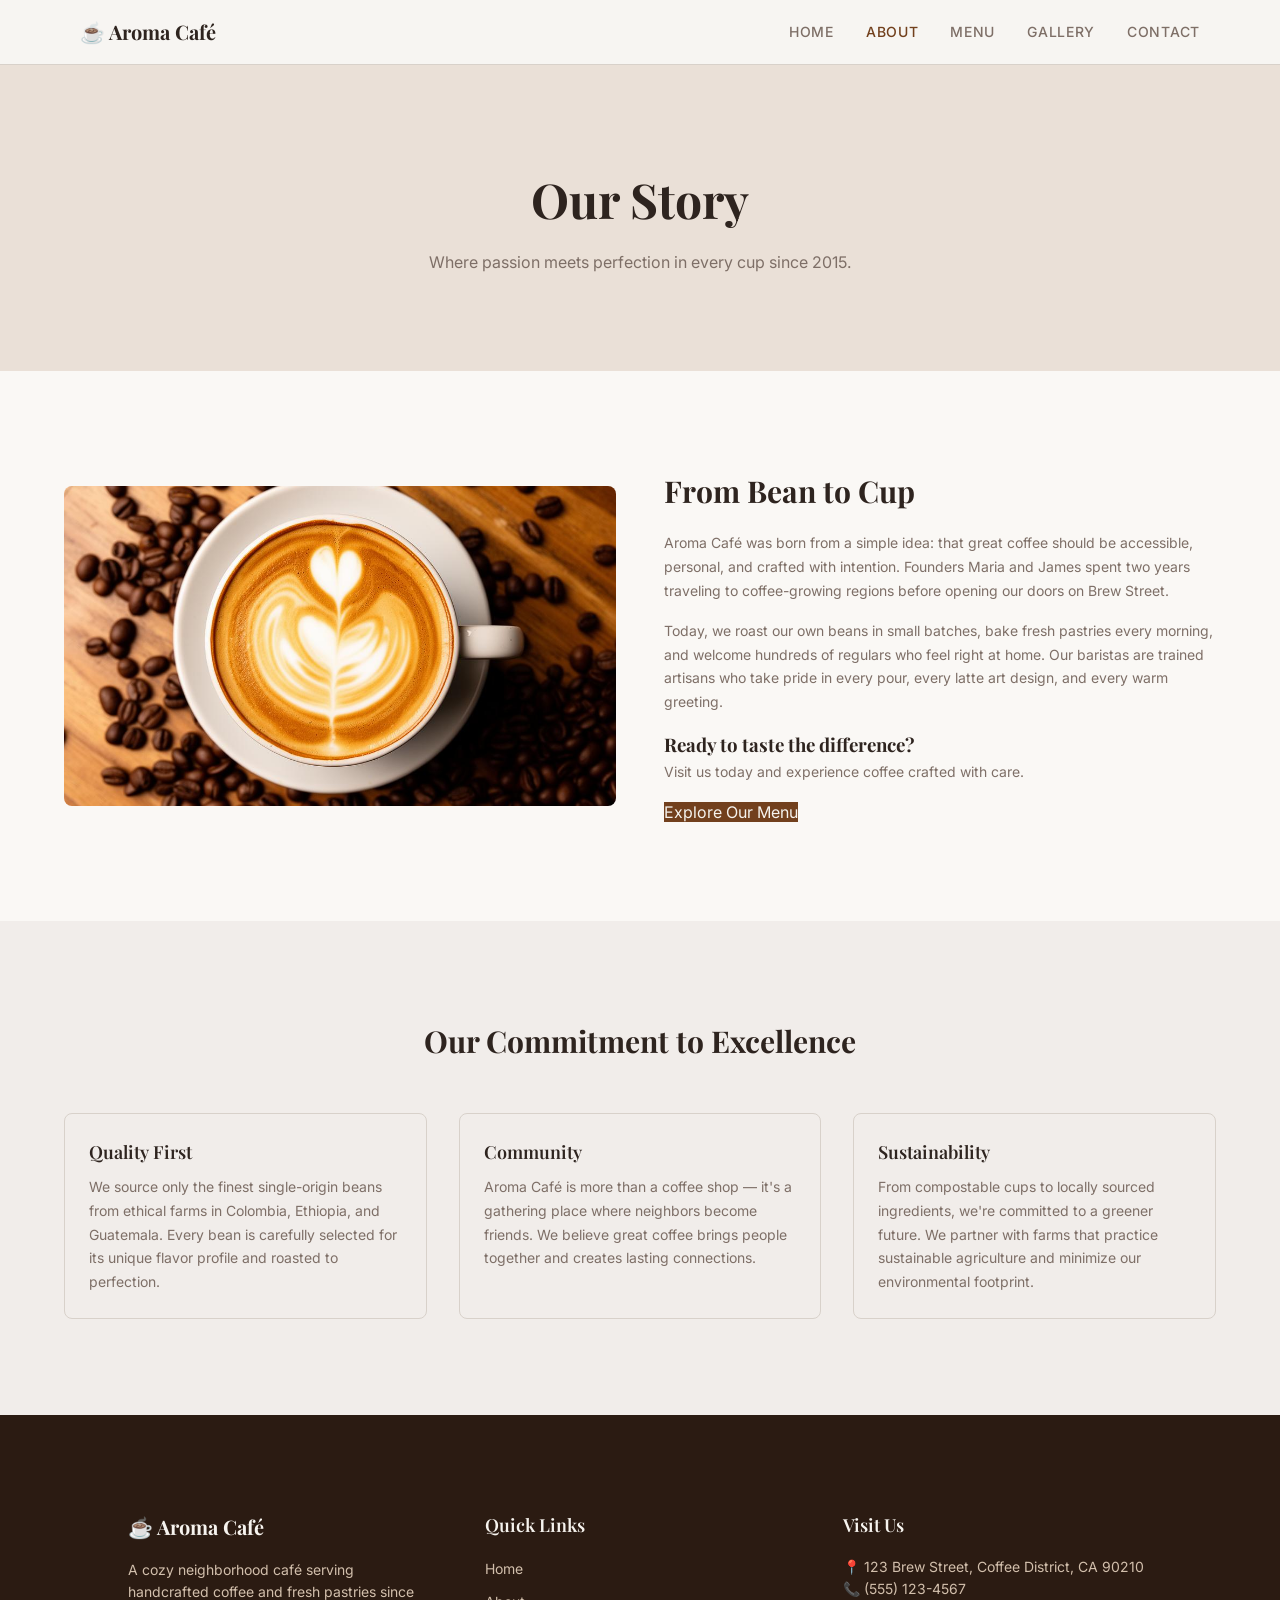
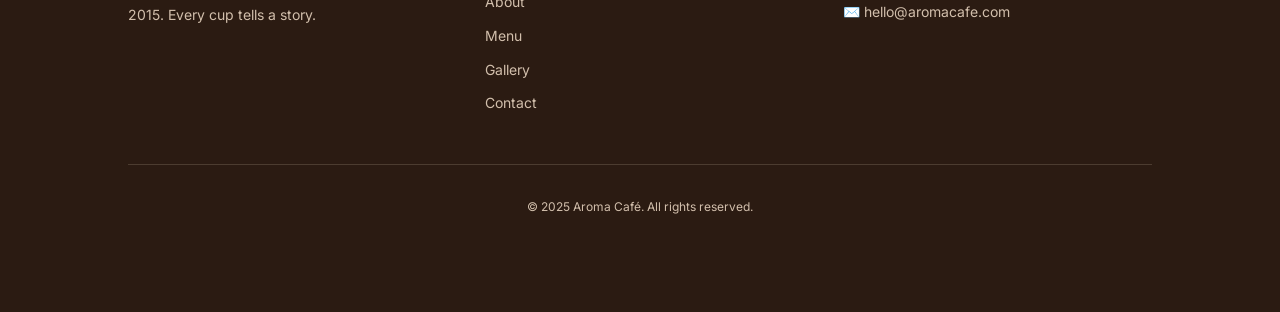
<file: about.html>
<!DOCTYPE html>
<html lang="en">
<head>
  <meta charset="UTF-8" />
  <meta name="viewport" content="width=device-width, initial-scale=1.0" />
  <title>About — Aroma Café</title>
  <meta name="description" content="Learn about Aroma Café's story, values, and passion for great coffee since 2015." />
  <link rel="stylesheet" href="css/style.css" />
</head>
<body>

  <header class="navbar">
    <div class="container-narrow">
      <a href="index.html" class="navbar-brand">☕ Aroma Café</a>
      <nav class="navbar-links">
        <a href="index.html">Home</a>
        <a href="about.html">About</a>
        <a href="menu.html">Menu</a>
        <a href="gallery.html">Gallery</a>
        <a href="contact.html">Contact</a>
      </nav>
      <button class="hamburger" aria-label="Toggle menu"><span></span><span></span><span></span></button>
    </div>
    <nav class="mobile-menu">
      <a href="index.html">Home</a><a href="about.html">About</a><a href="menu.html">Menu</a><a href="gallery.html">Gallery</a><a href="contact.html">Contact</a>
    </nav>
  </header>

  <main>
    <section class="page-header section-padding">
      <h1>Our Story</h1>
      <p>Where passion meets perfection in every cup since 2015.</p>
    </section>

    <section class="section-padding" style="background: var(--warm-white);">
      <div class="container-narrow about-grid">
        <img src="img/about-cafe.jpg" alt="Latte art on a wooden table" />
        <div>
          <h2>From Bean to Cup</h2>
          <p>Aroma Café was born from a simple idea: that great coffee should be accessible, personal, and crafted with intention. Founders Maria and James spent two years traveling to coffee-growing regions before opening our doors on Brew Street.</p>
          <p>Today, we roast our own beans in small batches, bake fresh pastries every morning, and welcome hundreds of regulars who feel right at home. Our baristas are trained artisans who take pride in every pour, every latte art design, and every warm greeting.</p>
          <div class="cta-box">
            <h3>Ready to taste the difference?</h3>
            <p>Visit us today and experience coffee crafted with care.</p>
            <a href="menu.html" class="btn-primary">Explore Our Menu</a>
          </div>
        </div>
      </div>
    </section>

    <section class="section-padding" style="background: var(--card);">
      <div class="container-narrow">
        <h2 class="text-center" style="font-size:1.875rem; font-weight:700; margin-bottom:3rem;">Our Commitment to Excellence</h2>
        <div class="values-grid">
          <div class="value-card">
            <h3>Quality First</h3>
            <p>We source only the finest single-origin beans from ethical farms in Colombia, Ethiopia, and Guatemala. Every bean is carefully selected for its unique flavor profile and roasted to perfection.</p>
          </div>
          <div class="value-card">
            <h3>Community</h3>
            <p>Aroma Café is more than a coffee shop — it's a gathering place where neighbors become friends. We believe great coffee brings people together and creates lasting connections.</p>
          </div>
          <div class="value-card">
            <h3>Sustainability</h3>
            <p>From compostable cups to locally sourced ingredients, we're committed to a greener future. We partner with farms that practice sustainable agriculture and minimize our environmental footprint.</p>
          </div>
        </div>
      </div>
    </section>
  </main>

  <footer>
    <div class="container-narrow section-padding">
      <div class="footer-grid">
        <div><div class="footer-brand">☕ Aroma Café</div><p>A cozy neighborhood café serving handcrafted coffee and fresh pastries since 2015. Every cup tells a story.</p></div>
        <div><h4>Quick Links</h4><ul><li><a href="index.html">Home</a></li><li><a href="about.html">About</a></li><li><a href="menu.html">Menu</a></li><li><a href="gallery.html">Gallery</a></li><li><a href="contact.html">Contact</a></li></ul></div>
        <div><h4>Visit Us</h4><div class="footer-contact-item">📍 123 Brew Street, Coffee District, CA 90210</div><div class="footer-contact-item">📞 (555) 123-4567</div><div class="footer-contact-item">✉️ hello@aromacafe.com</div></div>
      </div>
      <div class="footer-bottom"><p>© 2025 Aroma Café. All rights reserved.</p></div>
    </div>
  </footer>

  <script src="js/script.js"></script>
</body>
</html>
</file>
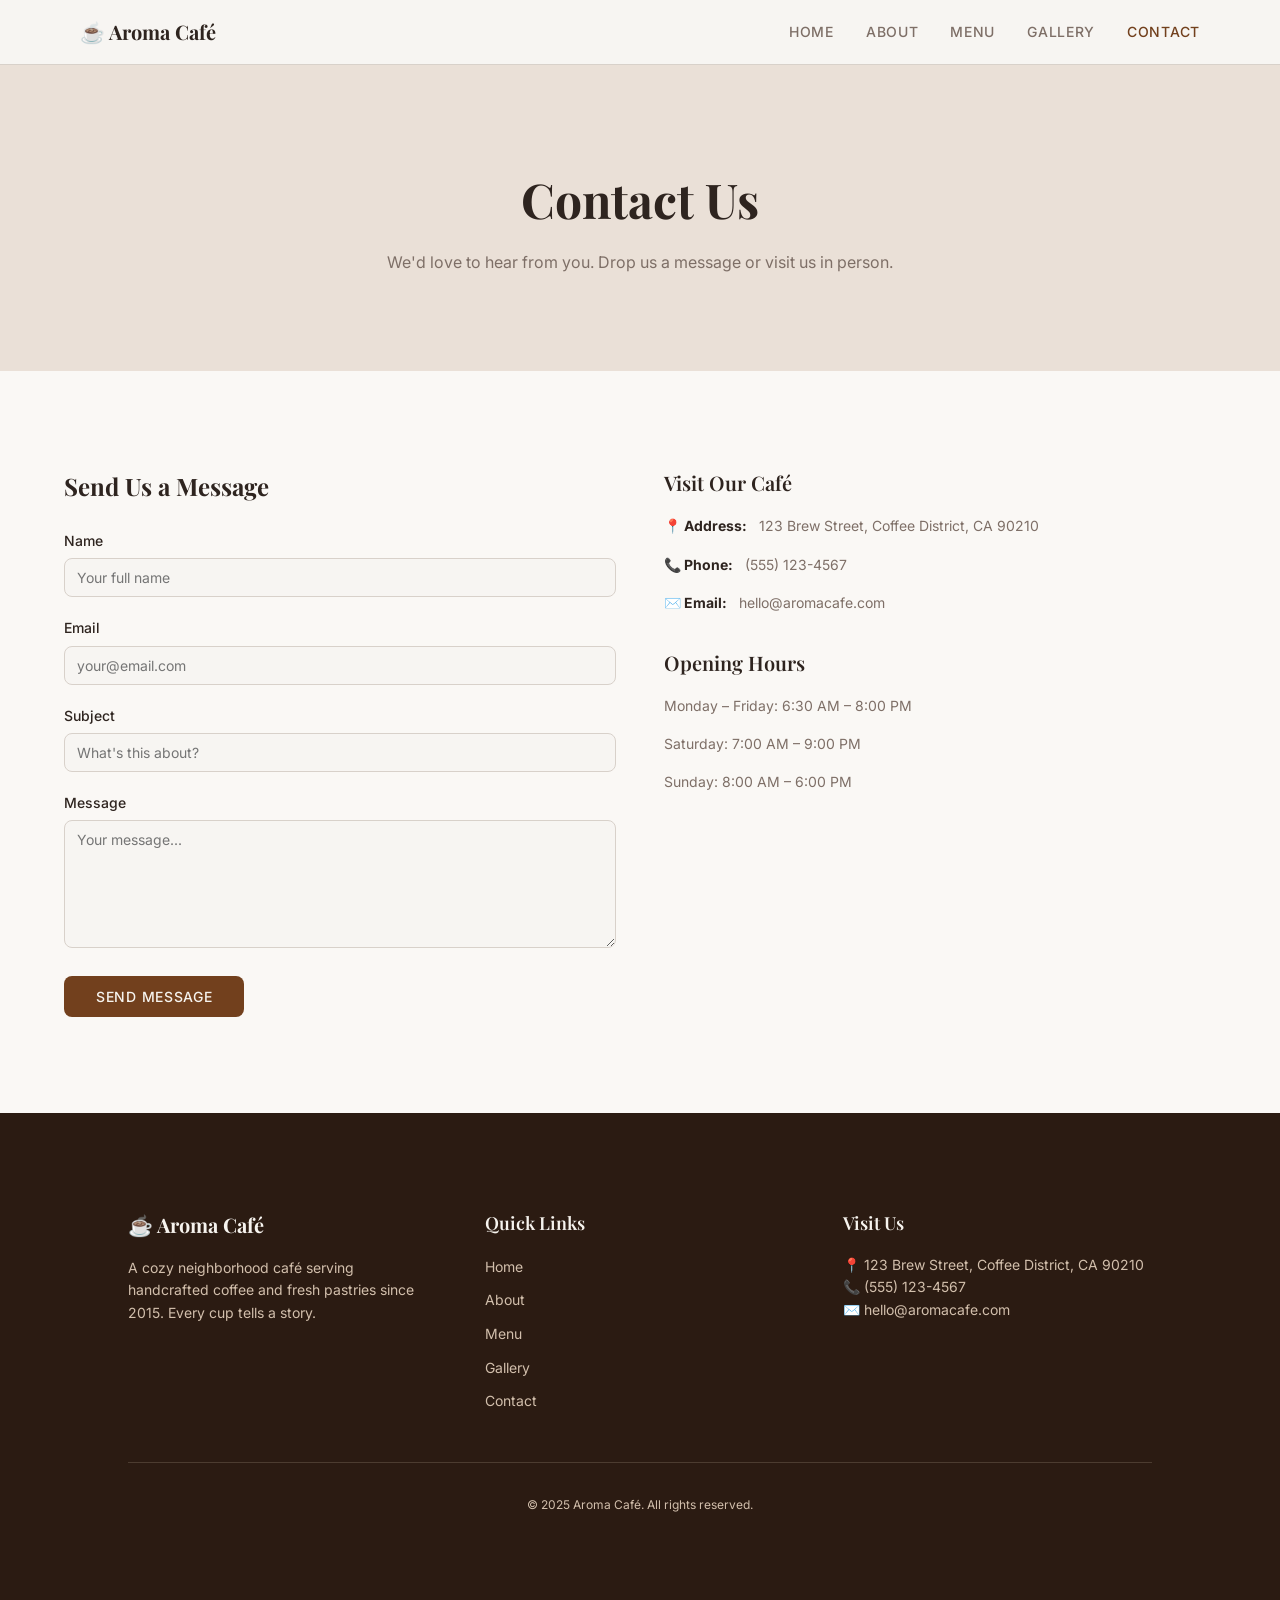
<file: contact.html>
<!DOCTYPE html>
<html lang="en">
<head>
  <meta charset="UTF-8" />
  <meta name="viewport" content="width=device-width, initial-scale=1.0" />
  <title>Contact — Aroma Café</title>
  <meta name="description" content="Get in touch with Aroma Café. Visit us, call, or send a message through our contact form." />
  <link rel="stylesheet" href="css/style.css" />
</head>
<body>

  <header class="navbar">
    <div class="container-narrow">
      <a href="index.html" class="navbar-brand">☕ Aroma Café</a>
      <nav class="navbar-links"><a href="index.html">Home</a><a href="about.html">About</a><a href="menu.html">Menu</a><a href="gallery.html">Gallery</a><a href="contact.html">Contact</a></nav>
      <button class="hamburger" aria-label="Toggle menu"><span></span><span></span><span></span></button>
    </div>
    <nav class="mobile-menu"><a href="index.html">Home</a><a href="about.html">About</a><a href="menu.html">Menu</a><a href="gallery.html">Gallery</a><a href="contact.html">Contact</a></nav>
  </header>

  <main>
    <section class="page-header section-padding">
      <h1>Contact Us</h1>
      <p>We'd love to hear from you. Drop us a message or visit us in person.</p>
    </section>

    <section class="section-padding" style="background: var(--warm-white);">
      <div class="container-narrow contact-grid">
        <div>
          <h2 style="font-family: var(--font-heading); font-size: 1.5rem; font-weight: 700; margin-bottom: 1.5rem;">Send Us a Message</h2>
          <div id="form-success" class="form-success" style="display:none;">Thank you! Your message has been sent successfully. We'll get back to you soon.</div>
          <form id="contact-form" class="contact-form">
            <div class="form-group">
              <label for="name">Name</label>
              <input type="text" id="name" name="name" placeholder="Your full name" required />
            </div>
            <div class="form-group">
              <label for="email">Email</label>
              <input type="email" id="email" name="email" placeholder="your@email.com" required />
            </div>
            <div class="form-group">
              <label for="subject">Subject</label>
              <input type="text" id="subject" name="subject" placeholder="What's this about?" required />
            </div>
            <div class="form-group">
              <label for="message">Message</label>
              <textarea id="message" name="message" placeholder="Your message..." required></textarea>
            </div>
            <button type="submit" class="btn btn-primary">Send Message</button>
          </form>
        </div>

        <div>
          <div class="contact-info">
            <h3>Visit Our Café</h3>
            <div class="contact-info-item"><strong>📍 Address:</strong> 123 Brew Street, Coffee District, CA 90210</div>
            <div class="contact-info-item"><strong>📞 Phone:</strong> (555) 123-4567</div>
            <div class="contact-info-item"><strong>✉️ Email:</strong> hello@aromacafe.com</div>
          </div>
          <div class="contact-info" style="margin-top: 2rem;">
            <h3>Opening Hours</h3>
            <div class="contact-info-item">Monday – Friday: 6:30 AM – 8:00 PM</div>
            <div class="contact-info-item">Saturday: 7:00 AM – 9:00 PM</div>
            <div class="contact-info-item">Sunday: 8:00 AM – 6:00 PM</div>
          </div>
        </div>
      </div>
    </section>
  </main>

  <footer>
    <div class="container-narrow section-padding">
      <div class="footer-grid">
        <div><div class="footer-brand">☕ Aroma Café</div><p>A cozy neighborhood café serving handcrafted coffee and fresh pastries since 2015. Every cup tells a story.</p></div>
        <div><h4>Quick Links</h4><ul><li><a href="index.html">Home</a></li><li><a href="about.html">About</a></li><li><a href="menu.html">Menu</a></li><li><a href="gallery.html">Gallery</a></li><li><a href="contact.html">Contact</a></li></ul></div>
        <div><h4>Visit Us</h4><div class="footer-contact-item">📍 123 Brew Street, Coffee District, CA 90210</div><div class="footer-contact-item">📞 (555) 123-4567</div><div class="footer-contact-item">✉️ hello@aromacafe.com</div></div>
      </div>
      <div class="footer-bottom"><p>© 2025 Aroma Café. All rights reserved.</p></div>
    </div>
  </footer>

  <script src="js/script.js"></script>
</body>
</html>
</file>
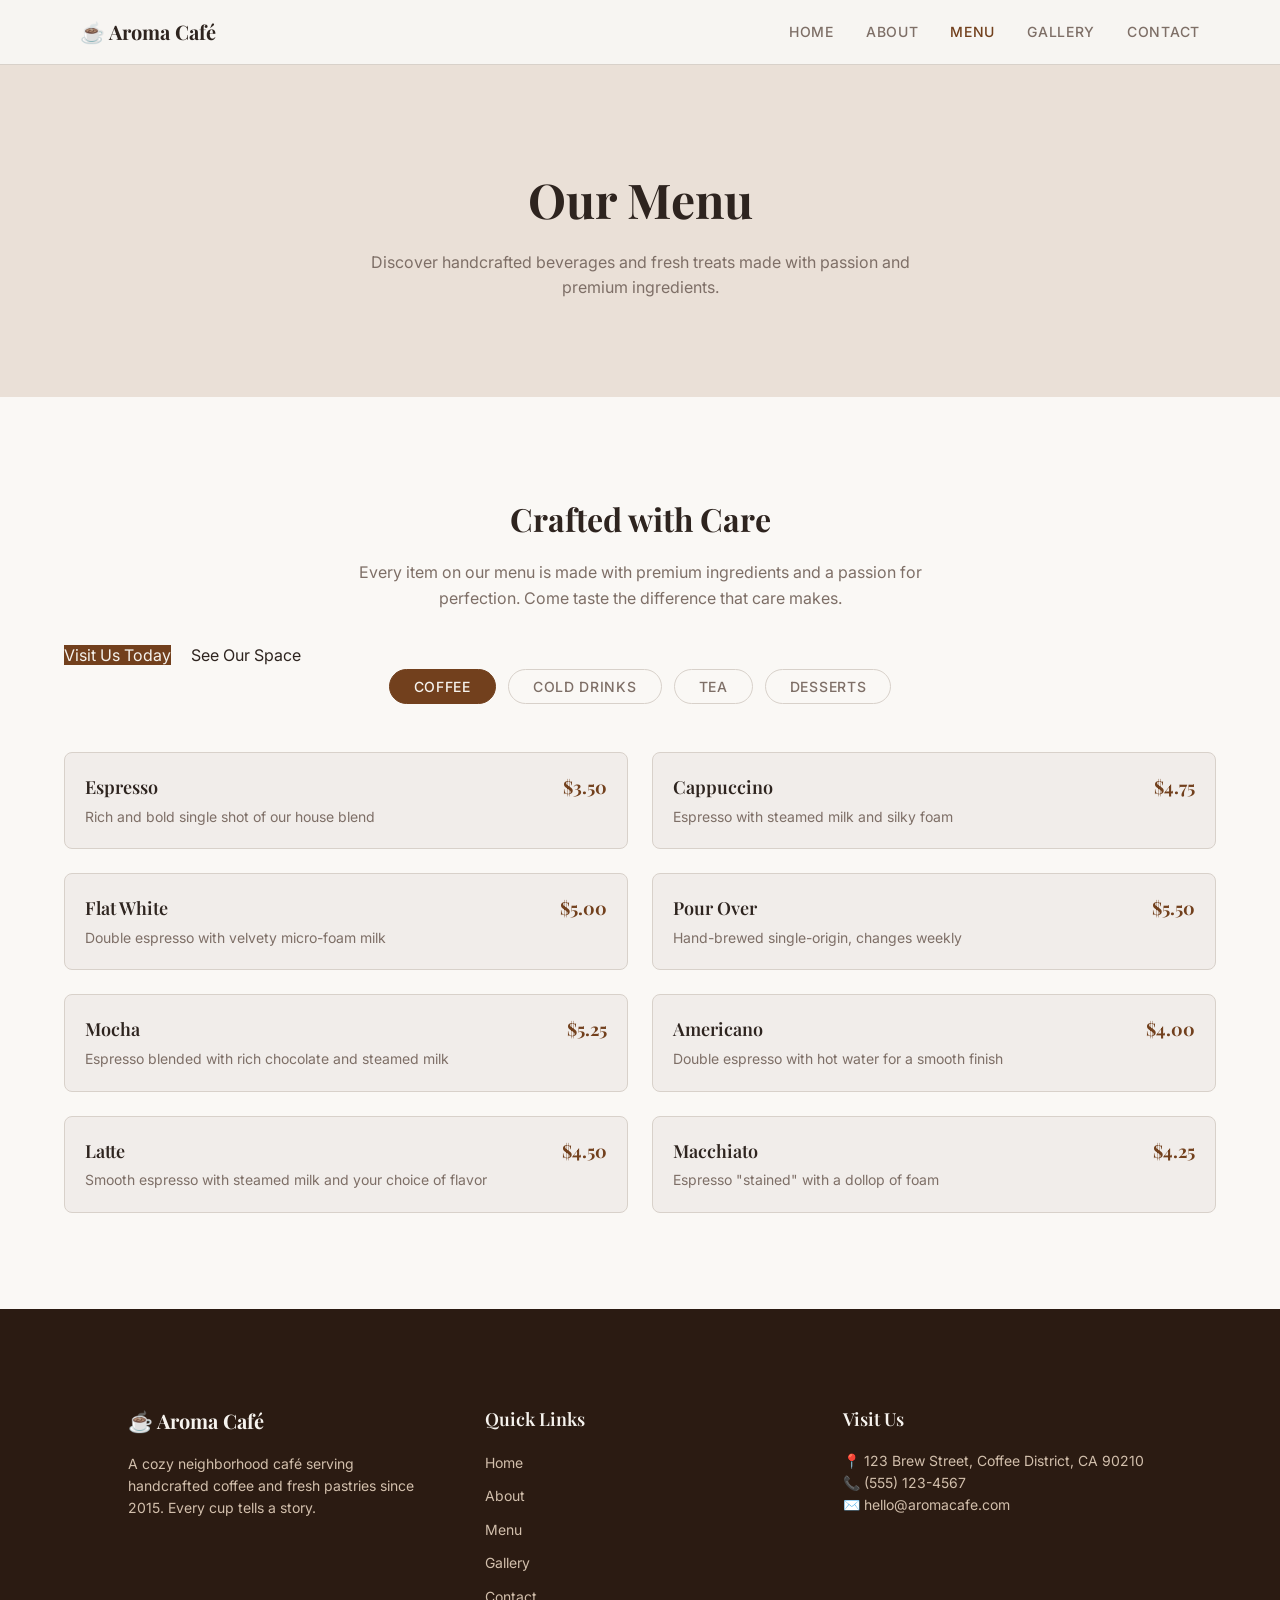
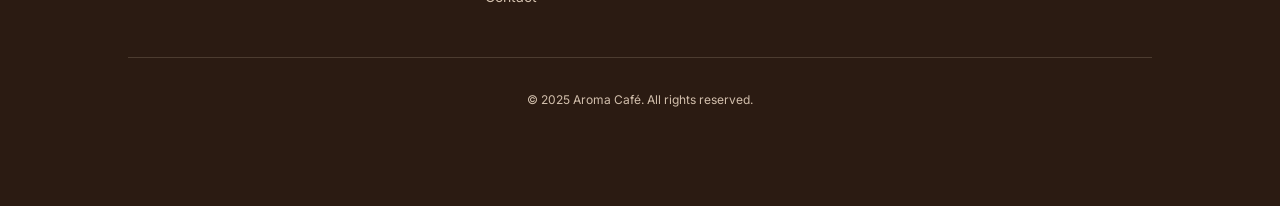
<file: menu.html>
<!DOCTYPE html>
<html lang="en">
<head>
  <meta charset="UTF-8" />
  <meta name="viewport" content="width=device-width, initial-scale=1.0" />
  <title>Menu — Aroma Café</title>
  <meta name="description" content="Explore Aroma Café's menu of handcrafted coffee, cold drinks, teas, and fresh desserts." />
  <link rel="stylesheet" href="css/style.css" />
</head>
<body>

  <header class="navbar">
    <div class="container-narrow">
      <a href="index.html" class="navbar-brand">☕ Aroma Café</a>
      <nav class="navbar-links"><a href="index.html">Home</a><a href="about.html">About</a><a href="menu.html">Menu</a><a href="gallery.html">Gallery</a><a href="contact.html">Contact</a></nav>
      <button class="hamburger" aria-label="Toggle menu"><span></span><span></span><span></span></button>
    </div>
    <nav class="mobile-menu"><a href="index.html">Home</a><a href="about.html">About</a><a href="menu.html">Menu</a><a href="gallery.html">Gallery</a><a href="contact.html">Contact</a></nav>
  </header>

  <main>
    <section class="page-header section-padding">
      <h1>Our Menu</h1>
      <p>Discover handcrafted beverages and fresh treats made with passion and premium ingredients.</p>
    </section>

    <section class="section-padding" style="background: var(--warm-white);">
      <div class="container-narrow">
        <div class="menu-hero">
          <div class="menu-hero-content">
            <h2 class="text-center" style="font-size: 2rem; font-weight: 700; margin-bottom: 1rem;">Crafted with Care</h2>
            <p class="text-center" style="font-size: 1rem; color: var(--muted); margin-bottom: 2rem; max-width: 600px; margin-left: auto; margin-right: auto;">Every item on our menu is made with premium ingredients and a passion for perfection. Come taste the difference that care makes.</p>
            <div class="menu-cta">
              <a href="contact.html" class="btn-primary">Visit Us Today</a>
              <a href="gallery.html" class="btn-light" style="margin-left: 1rem;">See Our Space</a>
            </div>
          </div>
        </div>

        <div class="menu-tabs">
          <button class="menu-tab active" data-category="coffee">Coffee</button>
          <button class="menu-tab" data-category="cold">Cold Drinks</button>
          <button class="menu-tab" data-category="tea">Tea</button>
          <button class="menu-tab" data-category="desserts">Desserts</button>
        </div>

        <div id="coffee" class="menu-category active">
          <div class="menu-item"><div class="menu-item-info"><h3>Espresso</h3><p>Rich and bold single shot of our house blend</p></div><span class="menu-item-price">$3.50</span></div>
          <div class="menu-item"><div class="menu-item-info"><h3>Cappuccino</h3><p>Espresso with steamed milk and silky foam</p></div><span class="menu-item-price">$4.75</span></div>
          <div class="menu-item"><div class="menu-item-info"><h3>Flat White</h3><p>Double espresso with velvety micro-foam milk</p></div><span class="menu-item-price">$5.00</span></div>
          <div class="menu-item"><div class="menu-item-info"><h3>Pour Over</h3><p>Hand-brewed single-origin, changes weekly</p></div><span class="menu-item-price">$5.50</span></div>
          <div class="menu-item"><div class="menu-item-info"><h3>Mocha</h3><p>Espresso blended with rich chocolate and steamed milk</p></div><span class="menu-item-price">$5.25</span></div>
          <div class="menu-item"><div class="menu-item-info"><h3>Americano</h3><p>Double espresso with hot water for a smooth finish</p></div><span class="menu-item-price">$4.00</span></div>
          <div class="menu-item"><div class="menu-item-info"><h3>Latte</h3><p>Smooth espresso with steamed milk and your choice of flavor</p></div><span class="menu-item-price">$4.50</span></div>
          <div class="menu-item"><div class="menu-item-info"><h3>Macchiato</h3><p>Espresso "stained" with a dollop of foam</p></div><span class="menu-item-price">$4.25</span></div>
        </div>

        <div id="cold" class="menu-category">
          <div class="menu-item"><div class="menu-item-info"><h3>Cold Brew</h3><p>Slow-steeped for 18 hours, smooth and refreshing</p></div><span class="menu-item-price">$5.00</span></div>
          <div class="menu-item"><div class="menu-item-info"><h3>Iced Latte</h3><p>Espresso over ice with your choice of milk</p></div><span class="menu-item-price">$5.25</span></div>
          <div class="menu-item"><div class="menu-item-info"><h3>Matcha Lemonade</h3><p>Ceremonial matcha shaken with fresh lemonade</p></div><span class="menu-item-price">$5.75</span></div>
          <div class="menu-item"><div class="menu-item-info"><h3>Fresh Orange Juice</h3><p>Squeezed to order from Valencia oranges</p></div><span class="menu-item-price">$4.50</span></div>
          <div class="menu-item"><div class="menu-item-info"><h3>Iced Tea</h3><p>Brewed daily with premium tea leaves</p></div><span class="menu-item-price">$3.75</span></div>
          <div class="menu-item"><div class="menu-item-info"><h3>Frappé</h3><p>Blended coffee treat, perfect for warm days</p></div><span class="menu-item-price">$5.50</span></div>
        </div>

        <div id="tea" class="menu-category">
          <div class="menu-item"><div class="menu-item-info"><h3>English Breakfast</h3><p>Full-bodied black tea, perfect with milk</p></div><span class="menu-item-price">$3.50</span></div>
          <div class="menu-item"><div class="menu-item-info"><h3>Chamomile</h3><p>Calming herbal blend with hints of honey</p></div><span class="menu-item-price">$3.50</span></div>
          <div class="menu-item"><div class="menu-item-info"><h3>Earl Grey</h3><p>Classic bergamot-infused black tea</p></div><span class="menu-item-price">$3.50</span></div>
          <div class="menu-item"><div class="menu-item-info"><h3>Chai Latte</h3><p>Spiced chai simmered with steamed milk</p></div><span class="menu-item-price">$4.75</span></div>
          <div class="menu-item"><div class="menu-item-info"><h3>Green Tea</h3><p>Light and refreshing, packed with antioxidants</p></div><span class="menu-item-price">$3.50</span></div>
          <div class="menu-item"><div class="menu-item-info"><h3>Rooibos</h3><p>Naturally caffeine-free with notes of vanilla and honey</p></div><span class="menu-item-price">$3.50</span></div>
        </div>

        <div id="desserts" class="menu-category">
          <div class="menu-item"><div class="menu-item-info"><h3>Butter Croissant</h3><p>Flaky, golden, baked fresh every morning</p></div><span class="menu-item-price">$3.75</span></div>
          <div class="menu-item"><div class="menu-item-info"><h3>Blueberry Muffin</h3><p>Bursting with wild blueberries and lemon zest</p></div><span class="menu-item-price">$3.50</span></div>
          <div class="menu-item"><div class="menu-item-info"><h3>Tiramisu Slice</h3><p>Layers of mascarpone, espresso-soaked ladyfingers</p></div><span class="menu-item-price">$6.50</span></div>
          <div class="menu-item"><div class="menu-item-info"><h3>Chocolate Brownie</h3><p>Dense, fudgy, made with Belgian dark chocolate</p></div><span class="menu-item-price">$4.25</span></div>
          <div class="menu-item"><div class="menu-item-info"><h3>Cinnamon Roll</h3><p>Warm, gooey, topped with cream cheese glaze</p></div><span class="menu-item-price">$4.50</span></div>
          <div class="menu-item"><div class="menu-item-info"><h3>Almond Tart</h3><p>Buttery crust with almond frangipane and toasted almonds</p></div><span class="menu-item-price">$4.75</span></div>
          <div class="menu-item"><div class="menu-item-info"><h3>Fruit Danish</h3><p>Flaky pastry with seasonal fruit and vanilla custard</p></div><span class="menu-item-price">$4.00</span></div>
        </div>
      </div>
    </section>
  </main>

  <footer>
    <div class="container-narrow section-padding">
      <div class="footer-grid">
        <div><div class="footer-brand">☕ Aroma Café</div><p>A cozy neighborhood café serving handcrafted coffee and fresh pastries since 2015. Every cup tells a story.</p></div>
        <div><h4>Quick Links</h4><ul><li><a href="index.html">Home</a></li><li><a href="about.html">About</a></li><li><a href="menu.html">Menu</a></li><li><a href="gallery.html">Gallery</a></li><li><a href="contact.html">Contact</a></li></ul></div>
        <div><h4>Visit Us</h4><div class="footer-contact-item">📍 123 Brew Street, Coffee District, CA 90210</div><div class="footer-contact-item">📞 (555) 123-4567</div><div class="footer-contact-item">✉️ hello@aromacafe.com</div></div>
      </div>
      <div class="footer-bottom"><p>© 2025 Aroma Café. All rights reserved.</p></div>
    </div>
  </footer>

  <script src="js/script.js"></script>
</body>
</html>
</file>
<file: css/style.css>
@import url('https://fonts.googleapis.com/css2?family=Playfair+Display:ital,wght@0,400;0,500;0,600;0,700;1,400;1,500&family=Inter:wght@300;400;500;600&display=swap');

/* ── Skip Link ── */
.skip-link {
  position: absolute;
  top: -40px;
  left: 6px;
  background: var(--primary);
  color: var(--primary-fg);
  padding: 8px;
  text-decoration: none;
  border-radius: var(--radius);
  z-index: 9999;
  font-size: 0.875rem;
  font-weight: 500;
  transition: top 0.3s ease-in-out;
}
.skip-link:focus {
  top: 6px;
}

/* ── Screen Reader Only ── */
.sr-only {
  position: absolute;
  width: 1px;
  height: 1px;
  padding: 0;
  margin: -1px;
  overflow: hidden;
  clip: rect(0, 0, 0, 0);
  white-space: nowrap;
  border: 0;
}

/* ── Reset & Base ── */
*, *::before, *::after { box-sizing: border-box; margin: 0; padding: 0; }

:root {
  --background: hsl(30, 25%, 96%);
  --foreground: hsl(20, 20%, 15%);
  --card: hsl(30, 20%, 93%);
  --primary: hsl(25, 60%, 28%);
  --primary-fg: hsl(35, 30%, 95%);
  --secondary: hsl(30, 30%, 88%);
  --muted: hsl(20, 10%, 45%);
  --accent: hsl(25, 50%, 38%);
  --border: hsl(30, 15%, 82%);
  --cream: hsl(35, 40%, 92%);
  --warm-white: hsl(40, 30%, 97%);
  --espresso: hsl(20, 40%, 12%);
  --mocha: hsl(25, 35%, 22%);
  --latte: hsl(30, 30%, 75%);
  --caramel: hsl(30, 60%, 50%);
  --font-heading: 'Playfair Display', serif;
  --font-body: 'Inter', sans-serif;
  --radius: 0.5rem;
}

html { scroll-behavior: smooth; }
body { font-family: var(--font-body); background: var(--background); color: var(--foreground); line-height: 1.6; }
h1,h2,h3,h4,h5,h6 { font-family: var(--font-heading); }
a { text-decoration: none; color: inherit; }
img { max-width: 100%; display: block; }
ul { list-style: none; }
button { cursor: pointer; font-family: var(--font-body); }

/* ── Utilities ── */
.section-padding { padding: 4rem 1rem; }
.container-narrow { max-width: 72rem; margin: 0 auto; }
.text-center { text-align: center; }

/* ── Navbar ── */
.navbar {
  position: sticky; top: 0; z-index: 50;
  background: var(--background); border-bottom: 1px solid var(--border);
}
.navbar .container-narrow {
  display: flex; align-items: center; justify-content: space-between;
  padding: 1rem;
}
.navbar-brand { display: flex; align-items: center; gap: 0.5rem; font-family: var(--font-heading); font-size: 1.25rem; font-weight: 700; color: var(--foreground); }
.navbar-links { display: flex; gap: 2rem; }
.navbar-links a { font-size: 0.875rem; font-weight: 500; text-transform: uppercase; letter-spacing: 0.05em; color: var(--muted); transition: color .2s; }
.navbar-links a:hover, .navbar-links a.active { color: var(--primary); }
.hamburger { display: none; background: none; border: none; flex-direction: column; gap: 5px; padding: 4px; }
.hamburger span { display: block; width: 24px; height: 2px; background: var(--foreground); transition: transform .3s, opacity .3s; }
.mobile-menu { display: none; flex-direction: column; gap: 0.5rem; padding: 1rem; border-top: 1px solid var(--border); background: var(--background); }
.mobile-menu a { font-size: 0.875rem; font-weight: 500; text-transform: uppercase; letter-spacing: 0.05em; color: var(--muted); padding: 0.5rem 0; }
.mobile-menu a:hover, .mobile-menu a.active { color: var(--primary); }
.mobile-menu.open { display: flex; }

@media (max-width: 768px) {
  .navbar-links { display: none; }
  .hamburger { display: flex; }
}

/* ── Hero ── */
.hero { position: relative; height: 70vh; display: flex; align-items: center; justify-content: center; overflow: hidden; }
.hero img { position: absolute; inset: 0; width: 100%; height: 100%; object-fit: cover; }
.hero-overlay { position: absolute; inset: 0; background: rgba(20, 15, 10, 0.6); }
.hero-content { position: relative; z-index: 1; text-align: center; padding: 0 1rem; }
.hero-content h1 { font-size: 2.5rem; font-weight: 700; color: var(--primary-fg); margin-bottom: 1rem; }
.hero-content p { font-size: 1.125rem; color: var(--latte); max-width: 36rem; margin: 0 auto 2rem; }

@media (min-width: 768px) { .hero { height: 85vh; } .hero-content h1 { font-size: 3.75rem; } }

/* ── Buttons ── */
.btn { display: inline-block; font-size: 0.875rem; font-weight: 500; text-transform: uppercase; letter-spacing: 0.05em; padding: 0.75rem 2rem; border-radius: var(--radius); border: none; transition: background .2s, color .2s; }
.btn-primary { background: var(--primary); color: var(--primary-fg); }
.btn-primary:hover { background: var(--accent); }
.btn-light { background: var(--warm-white); color: var(--foreground); }
.btn-light:hover { background: var(--cream); }

/* ── Features Grid ── */
.features { background: var(--warm-white); }
.features h2 { font-size: 1.875rem; font-weight: 700; margin-bottom: 3rem; }
.features-grid { display: grid; grid-template-columns: 1fr; gap: 2rem; }
.feature-card { text-align: center; background: var(--card); padding: 2rem; border-radius: var(--radius); }
.feature-icon { display: inline-flex; align-items: center; justify-content: center; width: 3.5rem; height: 3.5rem; border-radius: 50%; background: hsla(25, 60%, 28%, 0.1); color: var(--primary); margin-bottom: 1rem; font-size: 1.5rem; }
.feature-card h3 { font-size: 1.25rem; font-weight: 600; margin-bottom: 0.5rem; }
.feature-card p { font-size: 0.875rem; color: var(--muted); }

@media (min-width: 768px) { .features-grid { grid-template-columns: repeat(3, 1fr); } .features h2 { font-size: 2.25rem; } }

/* ── CTA Section ── */
.cta { background: var(--primary); color: var(--primary-fg); text-align: center; }
.cta h2 { font-size: 1.875rem; font-weight: 700; margin-bottom: 1rem; }
.cta p { color: var(--latte); max-width: 32rem; margin: 0 auto 2rem; }

@media (min-width: 768px) { .cta h2 { font-size: 2.25rem; } }

/* ── Page Header ── */
.page-header { background: var(--secondary); text-align: center; }
.page-header h1 { font-size: 2.25rem; font-weight: 700; }
.page-header p { font-size: 1rem; color: var(--muted); margin-top: 0.75rem; max-width: 36rem; margin-left: auto; margin-right: auto; }

@media (min-width: 768px) { .page-header h1 { font-size: 3rem; } }

/* ── About ── */
.about-grid { display: grid; grid-template-columns: 1fr; gap: 3rem; align-items: center; }
.about-grid img { border-radius: var(--radius); width: 100%; height: 20rem; object-fit: cover; }
.about-grid h2 { font-size: 1.5rem; font-weight: 700; margin-bottom: 1rem; }
.about-grid p { font-size: 0.875rem; color: var(--muted); line-height: 1.7; margin-bottom: 1rem; }
.values-grid { display: grid; grid-template-columns: 1fr; gap: 2rem; }
.value-card { border: 1px solid var(--border); border-radius: var(--radius); padding: 1.5rem; }
.value-card h3 { font-size: 1.125rem; font-weight: 600; margin-bottom: 0.5rem; }
.value-card p { font-size: 0.875rem; color: var(--muted); line-height: 1.7; }

@media (min-width: 768px) {
  .about-grid { grid-template-columns: 1fr 1fr; }
  .about-grid h2 { font-size: 1.875rem; }
  .values-grid { grid-template-columns: repeat(3, 1fr); }
}

/* ── Menu ── */
.menu-tabs { display: flex; flex-wrap: wrap; justify-content: center; gap: 0.75rem; margin-bottom: 3rem; }
.menu-tab { font-size: 0.875rem; font-weight: 500; text-transform: uppercase; letter-spacing: 0.05em; padding: 0.5rem 1.5rem; border-radius: 9999px; border: 1px solid var(--border); background: transparent; color: var(--muted); transition: all .2s; }
.menu-tab:hover { border-color: var(--primary); color: var(--primary); }
.menu-tab.active { background: var(--primary); color: var(--primary-fg); border-color: var(--primary); }
.menu-grid { display: grid; grid-template-columns: 1fr; gap: 1.5rem; max-width: 56rem; margin: 0 auto; }
.menu-category { display: none; }
.menu-category.active { display: grid; grid-template-columns: 1fr; gap: 1.5rem; }
.menu-item { display: flex; justify-content: space-between; align-items: flex-start; padding: 1.25rem; background: var(--card); border-radius: var(--radius); border: 1px solid var(--border); }
.menu-item-info h3 { font-size: 1.125rem; font-weight: 600; }
.menu-item-info p { font-size: 0.875rem; color: var(--muted); margin-top: 0.25rem; }
.menu-item-price { font-family: var(--font-heading); font-size: 1.125rem; font-weight: 700; color: var(--primary); margin-left: 1rem; white-space: nowrap; }

@media (min-width: 768px) { .menu-category.active { grid-template-columns: 1fr 1fr; } }

/* ── Gallery ── */
.gallery-grid { display: grid; grid-template-columns: repeat(2, 1fr); gap: 1rem; }
.gallery-grid img { width: 100%; height: 16rem; object-fit: cover; border-radius: var(--radius); transition: transform .3s; }
.gallery-grid img:hover { transform: scale(1.03); }

@media (min-width: 768px) { .gallery-grid { grid-template-columns: repeat(3, 1fr); } .gallery-grid img { height: 20rem; } }

/* ── Contact ── */
.contact-grid { display: grid; grid-template-columns: 1fr; gap: 3rem; }
.contact-form label { display: block; font-size: 0.875rem; font-weight: 500; margin-bottom: 0.375rem; }
.contact-form input,
.contact-form textarea {
  width: 100%; padding: 0.625rem 0.75rem; border: 1px solid var(--border); border-radius: var(--radius);
  font-family: var(--font-body); font-size: 0.875rem; background: var(--background); color: var(--foreground);
  transition: border-color .2s;
}
.contact-form input:focus, .contact-form textarea:focus { outline: none; border-color: var(--primary); }
.contact-form textarea { min-height: 8rem; resize: vertical; }
.form-group { margin-bottom: 1.25rem; }
.contact-info h3 { font-size: 1.25rem; font-weight: 600; margin-bottom: 1rem; }
.contact-info-item { display: flex; align-items: flex-start; gap: 0.75rem; font-size: 0.875rem; color: var(--muted); margin-bottom: 1rem; }
.contact-info-item strong { color: var(--foreground); }
.form-success { background: hsl(140, 40%, 92%); color: hsl(140, 50%, 25%); padding: 1rem; border-radius: var(--radius); text-align: center; font-size: 0.875rem; margin-bottom: 1rem; }

@media (min-width: 768px) { .contact-grid { grid-template-columns: 1fr 1fr; } }

/* ── Footer ── */
footer { background: var(--espresso); color: var(--primary-fg); }
.footer-grid { display: grid; grid-template-columns: 1fr; gap: 3rem; }
.footer-brand { display: flex; align-items: center; gap: 0.5rem; font-family: var(--font-heading); font-size: 1.25rem; font-weight: 700; margin-bottom: 1rem; }
footer p, footer span, footer a { font-size: 0.875rem; color: var(--latte); }
footer a:hover { color: var(--primary-fg); }
footer h4 { font-family: var(--font-heading); font-size: 1.125rem; font-weight: 600; color: var(--primary-fg); margin-bottom: 1rem; }
footer ul { display: flex; flex-direction: column; gap: 0.5rem; }
.footer-contact-item { display: flex; align-items: flex-start; gap: 0.5rem; font-size: 0.875rem; color: var(--latte); }
.footer-bottom { margin-top: 3rem; padding-top: 2rem; border-top: 1px solid hsla(30, 30%, 75%, 0.2); text-align: center; }
.footer-bottom p { font-size: 0.75rem; }

@media (min-width: 768px) {
  .footer-grid { grid-template-columns: repeat(3, 1fr); }
  .section-padding { padding: 6rem 2rem; }
}
@media (min-width: 1024px) { .section-padding { padding: 6rem 4rem; } }
</file>
